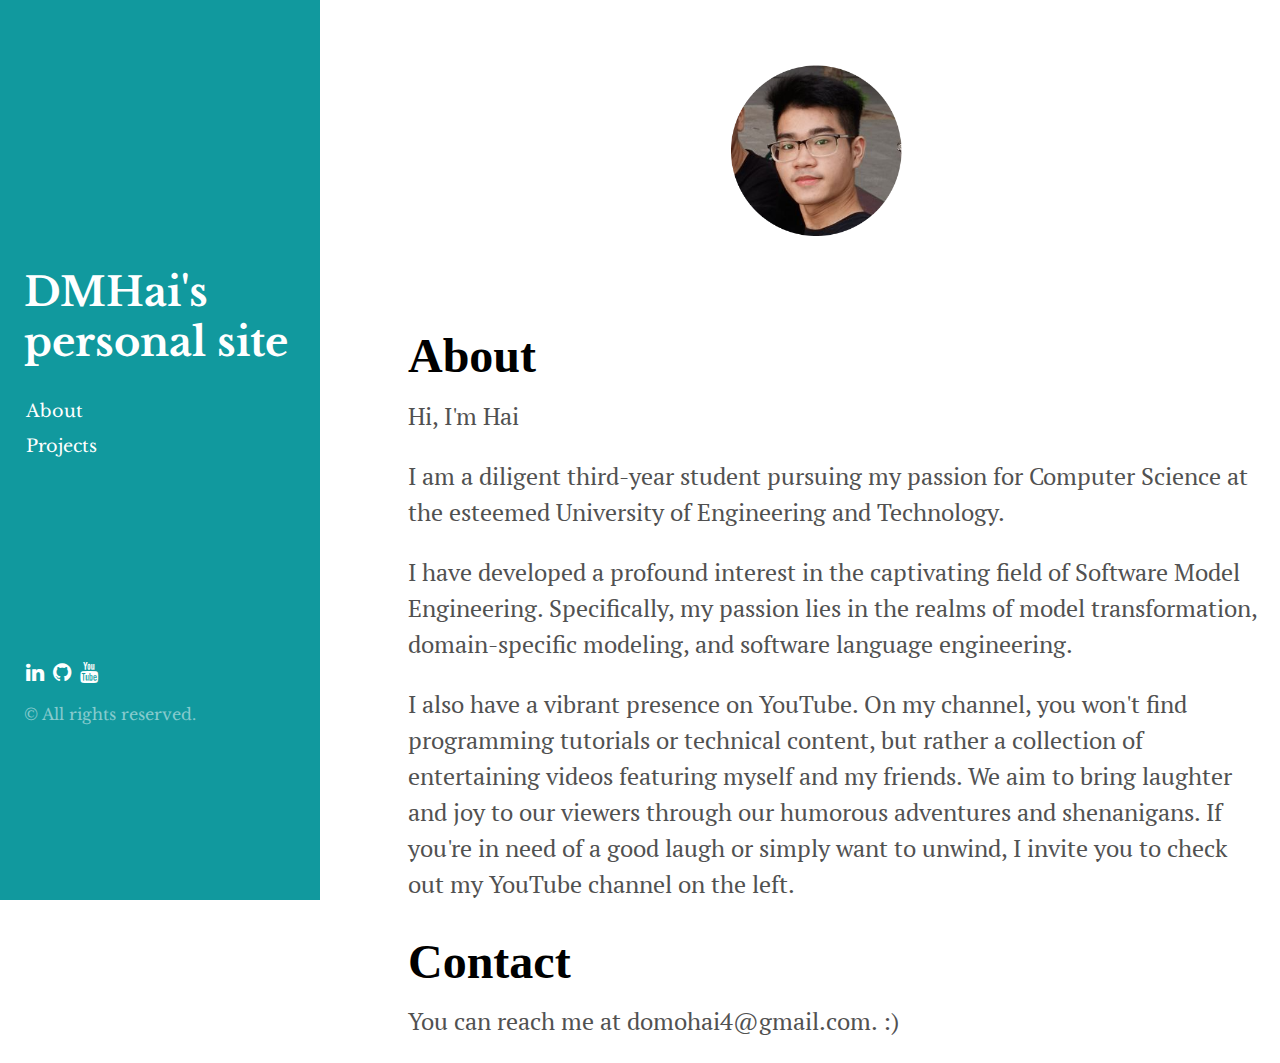
<file: about.html>
<!DOCTYPE html>
<html lang="en">
<head>
    <meta charset="UTF-8">
    <title>DMHAI's personal site</title>
    <link rel="stylesheet" href="./sidebar.css">
    <link rel="stylesheet" href="./content_side.css">
    <link rel="preconnect" href="https://fonts.googleapis.com">
    <link rel="preconnect" href="https://fonts.gstatic.com" crossorigin>
    <link href="https://fonts.googleapis.com/css2?family=Libre+Baskerville:wght@700&display=swap" rel="stylesheet">
    <link rel="stylesheet" href="https://cdnjs.cloudflare.com/ajax/libs/font-awesome/4.7.0/css/font-awesome.min.css">
    <link rel="preconnect" href="https://fonts.googleapis.com">
    <link rel="preconnect" href="https://fonts.gstatic.com" crossorigin>
    <link href="https://fonts.googleapis.com/css2?family=PT+Serif&display=swap" rel="stylesheet">
</head>
<body>
    <div class="container">
        <div class="sidebar">
            <div class="sidebar-content">
                <h1 class="sidebar-about">DMHai's <br> personal site</h1>
                <p class="sidebar-lead"></p>
                <nav class="sidebar-navigation-bar">
                    <a class="social-link" href="./about.html">About</a>
                    <a class="social-link" href="./projects.html">Projects</a>
                </nav>
                <div class="icons">
                    <a class="social-link" id="linkedin" href="https://www.linkedin.com/in/%C4%91%C3%ACnh-minh-h%E1%BA%A3i-179782236/">
                        <i class="fa fa-linkedin fa-lg"></i>
                    </a>
                    <a class="social-link" id="github" href="https://github.com/domohai" target="_blank">
                        <i class="fa fa-github fa-lg"></i>
                    </a>
                    <a class="social-link" id="youtube" href="https://www.youtube.com/channel/UC-KFVr2sPqIHY3u8Uo4-Wow">
                        <i class="fa fa-youtube fa-lg"></i>
                    </a>
                </div>
                <p id="copyright">© All rights reserved.</p>
            </div>
        </div>
        <div class="content-side">
            <div id="me">
                <img src="./assets/me_circle.png" alt="domohai">
            </div>
            <h1 class="title">About</h1>
            <p class="content-side-text">Hi, I'm Hai</p>
            <p class="content-side-text">
                I am a diligent third-year student 
                pursuing my passion for Computer Science 
                at the esteemed University of Engineering and Technology.
            </p>
            <p class="content-side-text">
                I have developed a profound interest in the captivating field of Software Model Engineering. 
                Specifically, my passion lies in the realms of model transformation, domain-specific modeling, and software language engineering.
            </p>
            <p class="content-side-text">
                I also have a vibrant presence on YouTube. On my channel, you won't find programming tutorials or technical content, 
                but rather a collection of entertaining videos featuring myself and my friends. 
                We aim to bring laughter and joy to our viewers through our humorous adventures and shenanigans. 
                If you're in need of a good laugh or simply want to unwind, I invite you to check out my YouTube channel on the left.
            </p>
            <h1 class="title">Contact</h1>
            <p class="content-side-text">You can reach me at domohai4@gmail.com. :)</p>
        </div>
    </div>
</body>
</html>
</file>
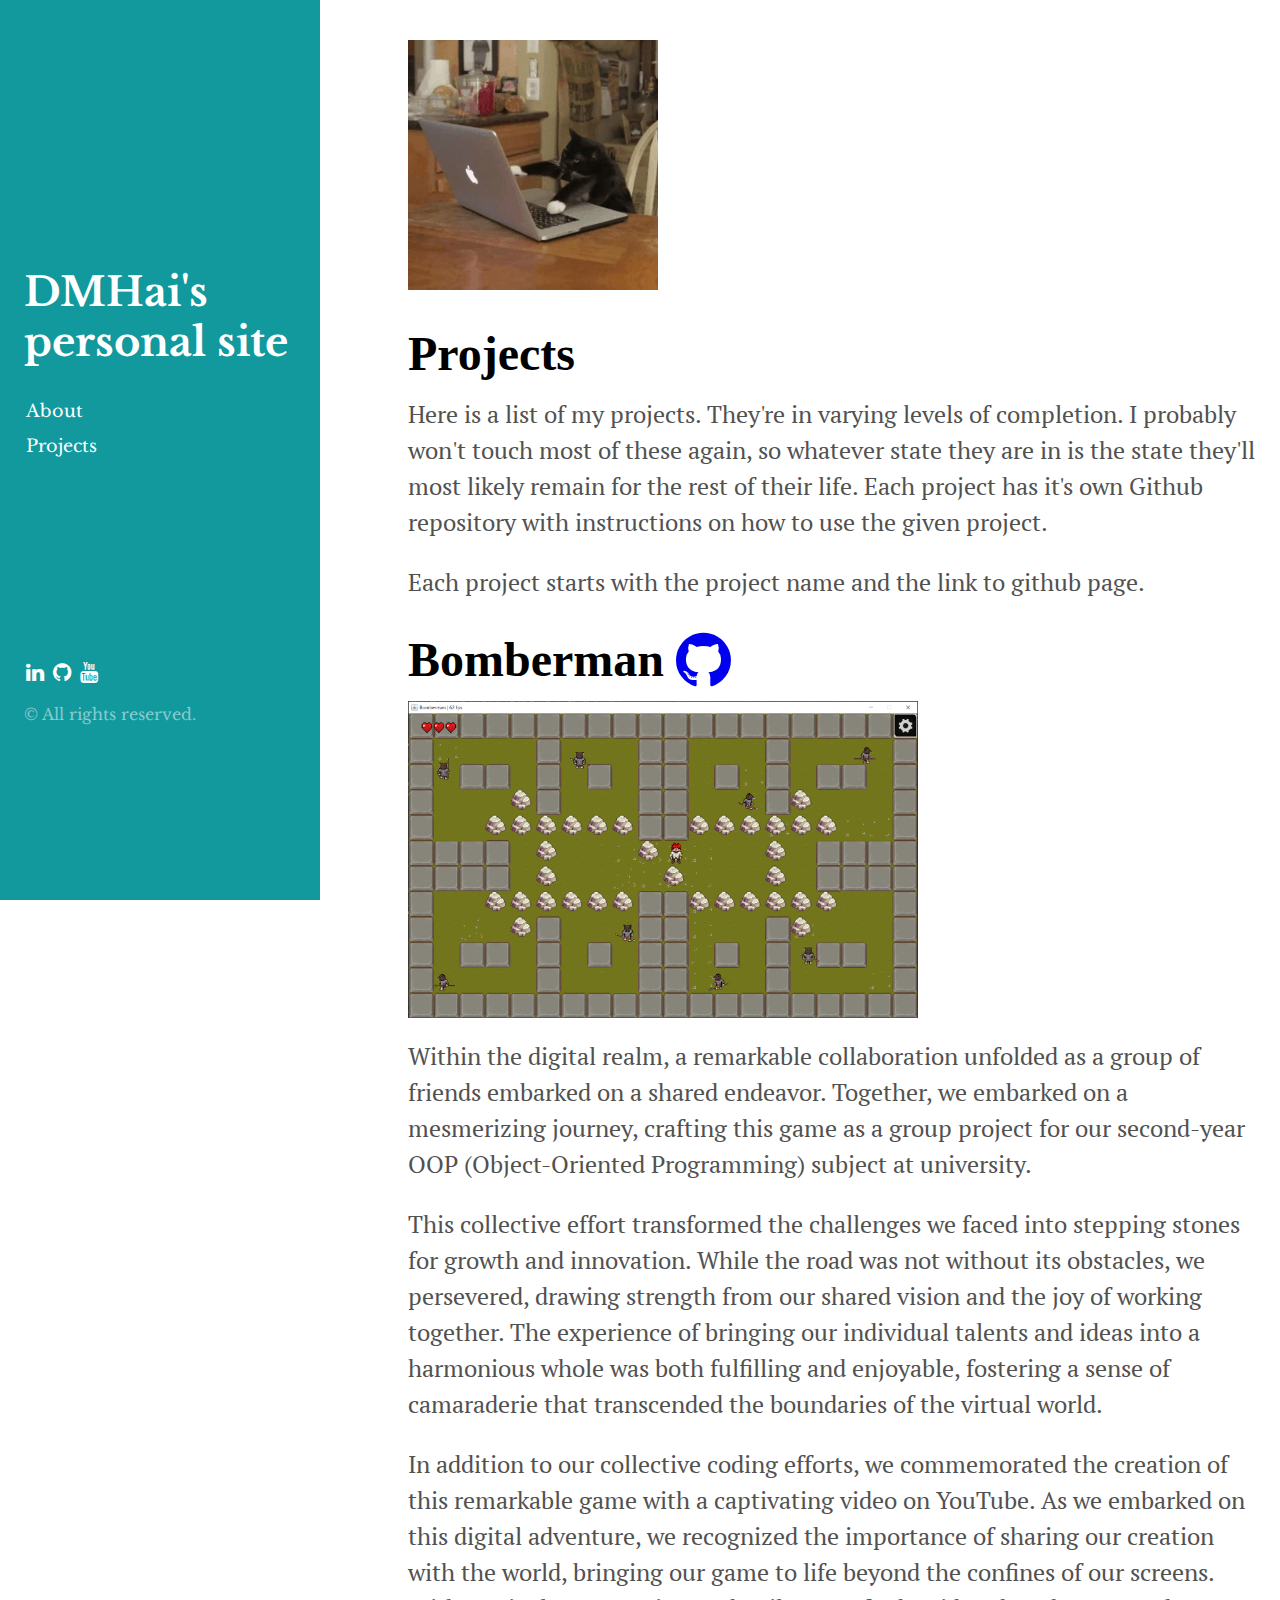
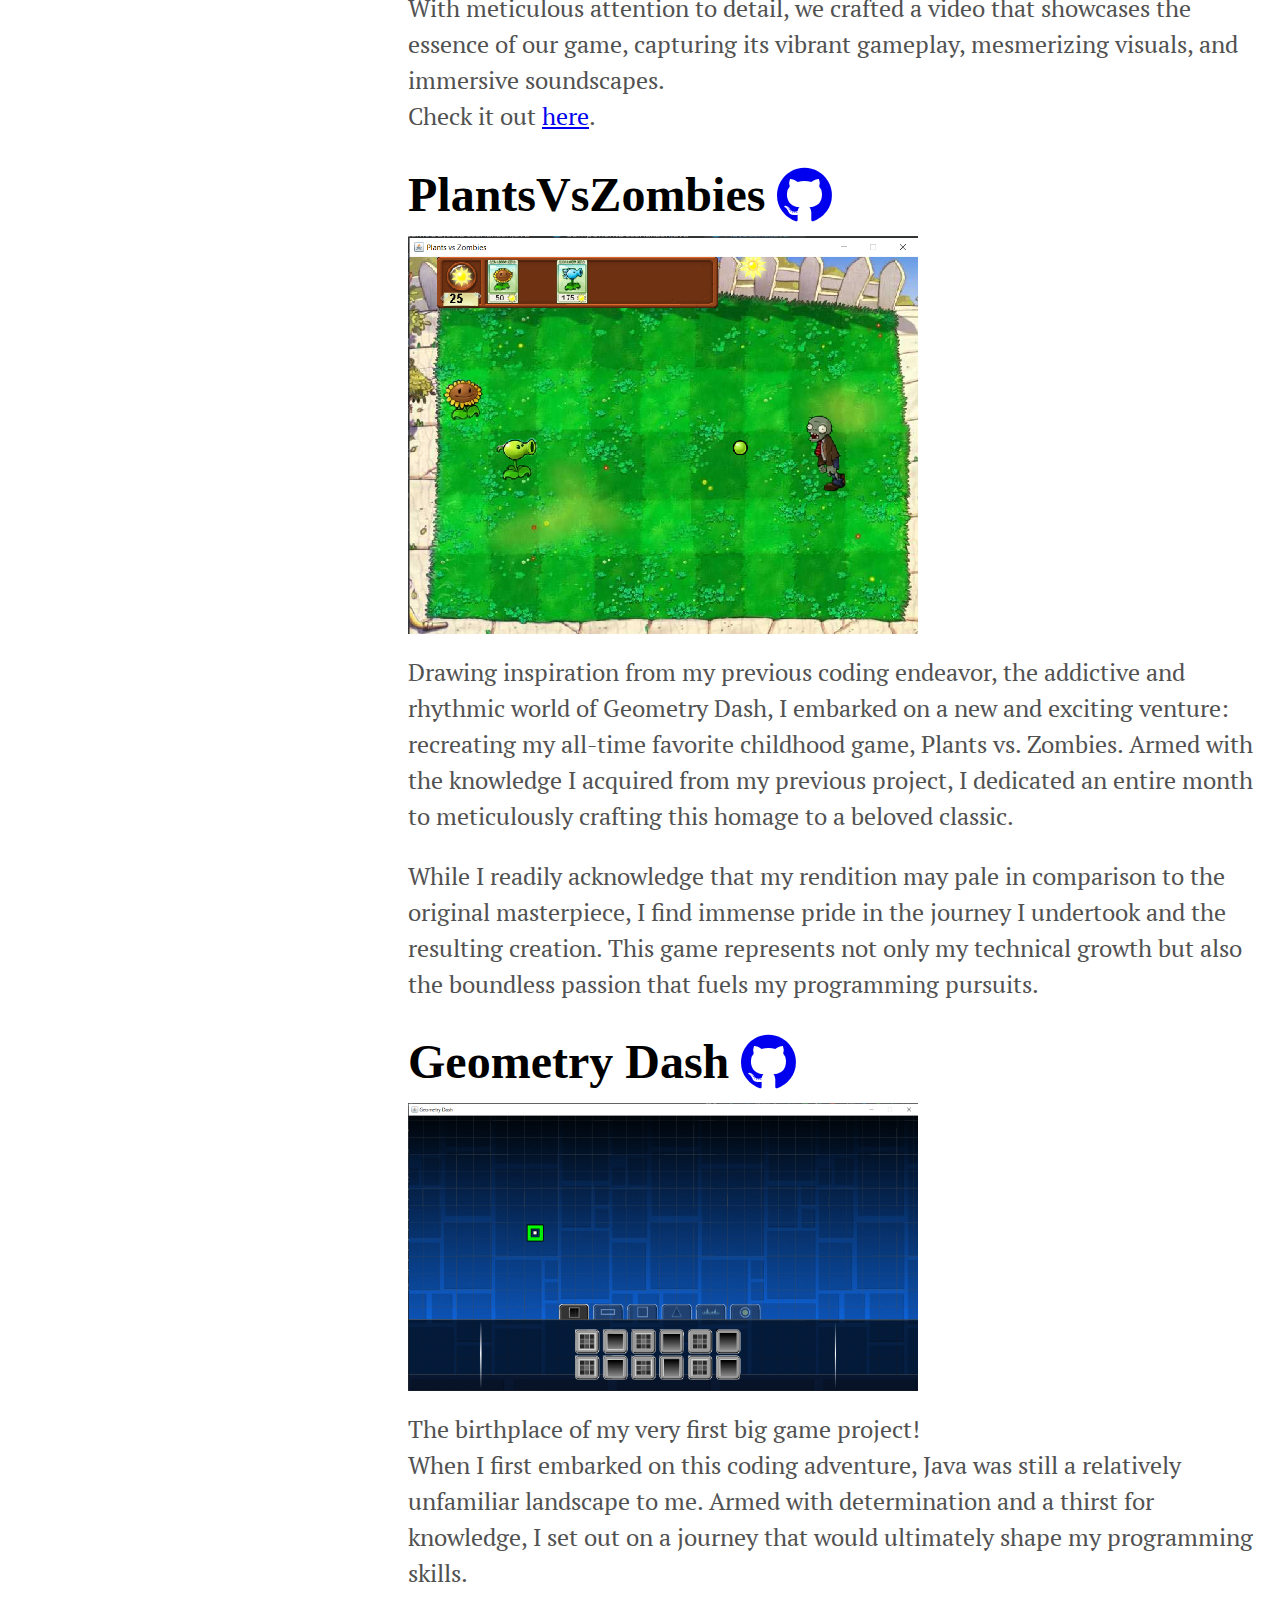
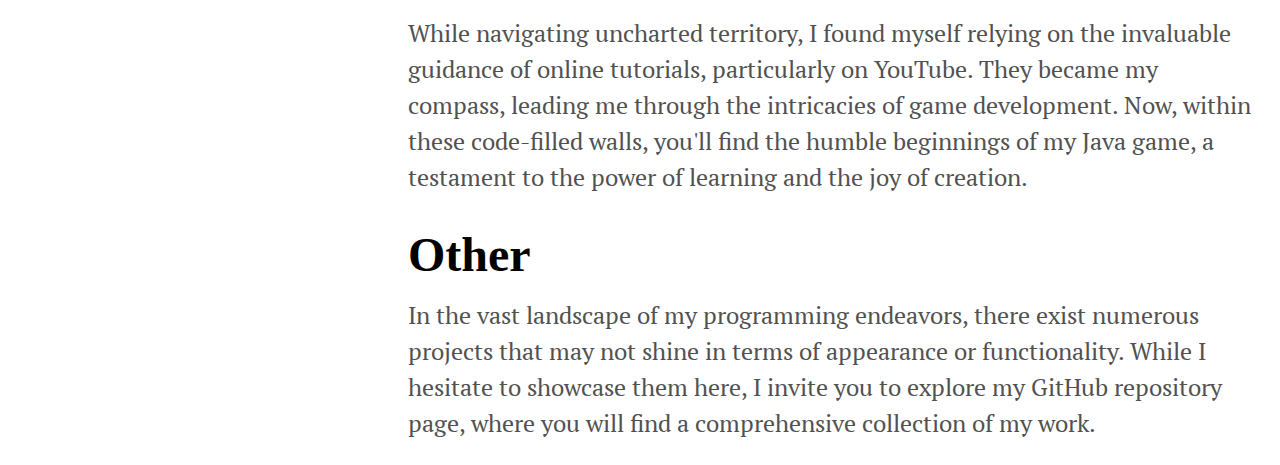
<file: projects.html>
<!DOCTYPE html>
<html lang="en">
<head>
    <meta charset="UTF-8">
    <title>DMHai's personal site</title>
    <link rel="stylesheet" href="./sidebar.css">
    <link rel="stylesheet" href="./content_side.css">
    <link rel="stylesheet" href="./css/projects.css">
    <link rel="preconnect" href="https://fonts.googleapis.com">
    <link rel="preconnect" href="https://fonts.gstatic.com" crossorigin>
    <link href="https://fonts.googleapis.com/css2?family=Libre+Baskerville:wght@700&display=swap" rel="stylesheet">
    <link rel="stylesheet" href="https://cdnjs.cloudflare.com/ajax/libs/font-awesome/4.7.0/css/font-awesome.min.css">
    <link rel="preconnect" href="https://fonts.googleapis.com">
    <link rel="preconnect" href="https://fonts.gstatic.com" crossorigin>
    <link href="https://fonts.googleapis.com/css2?family=PT+Serif&display=swap" rel="stylesheet">
</head>
<body>
    <div class="container">
        <div class="sidebar">
            <div class="sidebar-content">
                <h1 class="sidebar-about">DMHai's <br> personal site</h1>
                <p class="sidebar-lead"></p>
                <nav class="sidebar-navigation-bar">
                    <a class="social-link" href="./index.html">About</a>
                    <a class="social-link" href="./projects.html">Projects</a>
                </nav>
                <div class="icons">
                    <a class="social-link" id="linkedin" href="https://www.linkedin.com/in/%C4%91%C3%ACnh-minh-h%E1%BA%A3i-179782236/">
                        <i class="fa fa-linkedin fa-lg"></i>
                    </a>
                    <a class="social-link" id="github" href="https://github.com/domohai" target="_blank">
                        <i class="fa fa-github fa-lg"></i>
                    </a>
                    <a class="social-link" id="youtube" href="https://www.youtube.com/channel/UC-KFVr2sPqIHY3u8Uo4-Wow">
                        <i class="fa fa-youtube fa-lg"></i>
                    </a>
                </div>
                <p id="copyright">© All rights reserved.</p>
            </div>
        </div>
        <div class="content-projects-side">
            <img src="./assets/cat-typing.gif" alt="cat-typing">
            <h1 class="title">Projects</h1>
            <p class="content-side-text">Here is a list of my projects. They're in varying levels of completion. 
                I probably won't touch most of these again, so whatever state they are in is the state they'll most likely remain for the rest of their life. 
                Each project has it's own Github repository with instructions on how to use the given project.
            </p>
            <p class="content-side-text">
                Each project starts with the project name and the link to github page.
            </p>
            <h1 class="title">
                Bomberman
                <a href="https://github.com/domohai/bomberman" target="_blank">
                    <i class="fa fa-github fa-lg"></i>
                </a>
            </h1>
            <img class="preview-image" src="./assets/bomberman_preview.png" alt="bomberman_preview">
            <p class="content-side-text">
                Within the digital realm, a remarkable collaboration unfolded as a group of friends embarked on a shared endeavor. 
                Together, we embarked on a mesmerizing journey, crafting this game as a group project for our second-year OOP (Object-Oriented Programming) subject at university. 
            </p>
            <p class="content-side-text">
                This collective effort transformed the challenges we faced into stepping stones for growth and innovation. While the road was not without its obstacles, we persevered, drawing strength from our shared vision and the joy of working together. 
                The experience of bringing our individual talents and ideas into a harmonious whole was both fulfilling and enjoyable, fostering a sense of camaraderie that transcended the boundaries of the virtual world.
            </p>
            <p class="content-side-text">
                In addition to our collective coding efforts, we commemorated the creation of this remarkable game with a captivating video on YouTube. As we embarked on this digital adventure, we recognized the importance of sharing our creation with the world, bringing our game to life beyond the confines of our screens. 
                With meticulous attention to detail, we crafted a video that showcases the essence of our game, capturing its vibrant gameplay, mesmerizing visuals, and immersive soundscapes.
                <br>Check it out <a href="https://youtu.be/41WUM5OKnHA">here</a>.
            </p>
            <h1 class="title">
                PlantsVsZombies
                <a href="https://github.com/domohai/PlantsVsZombies" target="_blank">
                    <i class="fa fa-github fa-lg"></i>
                </a>
            </h1>
            <img class="preview-image" src="./assets/plantsvszombies_preview.png" alt="plantsvszombies_preview">
            <p class="content-side-text">
                Drawing inspiration from my previous coding endeavor, the addictive and rhythmic world of Geometry Dash, 
                I embarked on a new and exciting venture: recreating my all-time favorite childhood game, 
                Plants vs. Zombies. Armed with the knowledge I acquired from my previous project, 
                I dedicated an entire month to meticulously crafting this homage to a beloved classic. 
            </p>
            <p class="content-side-text">
                While I readily acknowledge that my rendition may pale in comparison to the original masterpiece, 
                I find immense pride in the journey I undertook and the resulting creation. 
                This game represents not only my technical growth but also the boundless passion that fuels my programming pursuits.
            </p>
            <h1 class="title">
                Geometry Dash
                <a href="https://github.com/domohai/Geometry-Dash" target="_blank">
                    <i class="fa fa-github fa-lg"></i>
                </a>
            </h1>
            <img class="preview-image" src="./assets/geometrydash_preview.png" alt="geometrydash_preview">
            <p class="content-side-text">
                The birthplace of my very first big game project! <br>
                When I first embarked on this coding adventure, 
                Java was still a relatively unfamiliar landscape to me. 
                Armed with determination and a thirst for knowledge, 
                I set out on a journey that would ultimately shape my programming skills. 
            </p>
            <p class="content-side-text">
                While navigating uncharted territory, I found myself relying on the invaluable guidance of online tutorials, particularly on YouTube. 
                They became my compass, leading me through the intricacies of game development. 
                Now, within these code-filled walls, you'll find the humble beginnings of my Java game, 
                a testament to the power of learning and the joy of creation.
            </p>
            <h1 class="title">Other</h1>
            <p class="content-side-text">
                In the vast landscape of my programming endeavors, 
                there exist numerous projects that may not shine in terms of appearance or functionality. 
                While I hesitate to showcase them here, I invite you to explore my GitHub repository page, 
                where you will find a comprehensive collection of my work.
            </p>
        </div>
    </div>
</body>
</html>
</file>
<file: sidebar.css>
.sidebar {
    background-color: #11999E;
    position: fixed;
    top: 0;
    left: 0;
    bottom: 0;
    width: 20em;
    font-family: 'Libre Baskerville', serif;
}

.sidebar-content {
    color: white;
    text-align: left;
    width: 18em;
    margin-left: auto;
    margin-right: auto;
    padding-left: 1em;
    padding-top: 15em;
}

.sidebar-about {
    font-size: 2.5rem;
}

.sidebar-navigation-bar {
    width: 1em;
    font-size: 1.1em;
    font-weight: normal;
}

.icons {
    padding-top: 12em;
}

.social-link {
    color: white;
    text-decoration: none;
    line-height: 2.0;
    padding-left: 2px;
    padding-right: 2px;
}

#copyright {
    color: #ffffff80;
    
}
</file>
<file: content_side.css>
.content-side {
    padding-left: 25em;
    text-align: left;
    max-width: 850px;
}

.title {
    color: black;
    font-size: 3rem;
    padding-top: 0;
    margin-bottom: 0.3em;
}

#me {
    scale: 60%;
    width: 40%;
    margin-left: auto;
    margin-right: auto;
    padding-bottom: 0;
    padding-left: 0;
}

.content-side-text {
    margin-top: 0;
    font-size: 24px;
    line-height: 1.5;
    font-family: 'PT Serif', serif;
    color: #515151;
}
</file>
<file: css/projects.css>
.content-projects-side {
    padding-left: 25em;
    padding-top: 2em;
    max-width: 850px;
}

.projects-title {
    text-decoration: none;
}

.preview-image {
    width: 60%;
    margin-bottom: 1em;
}
</file>
